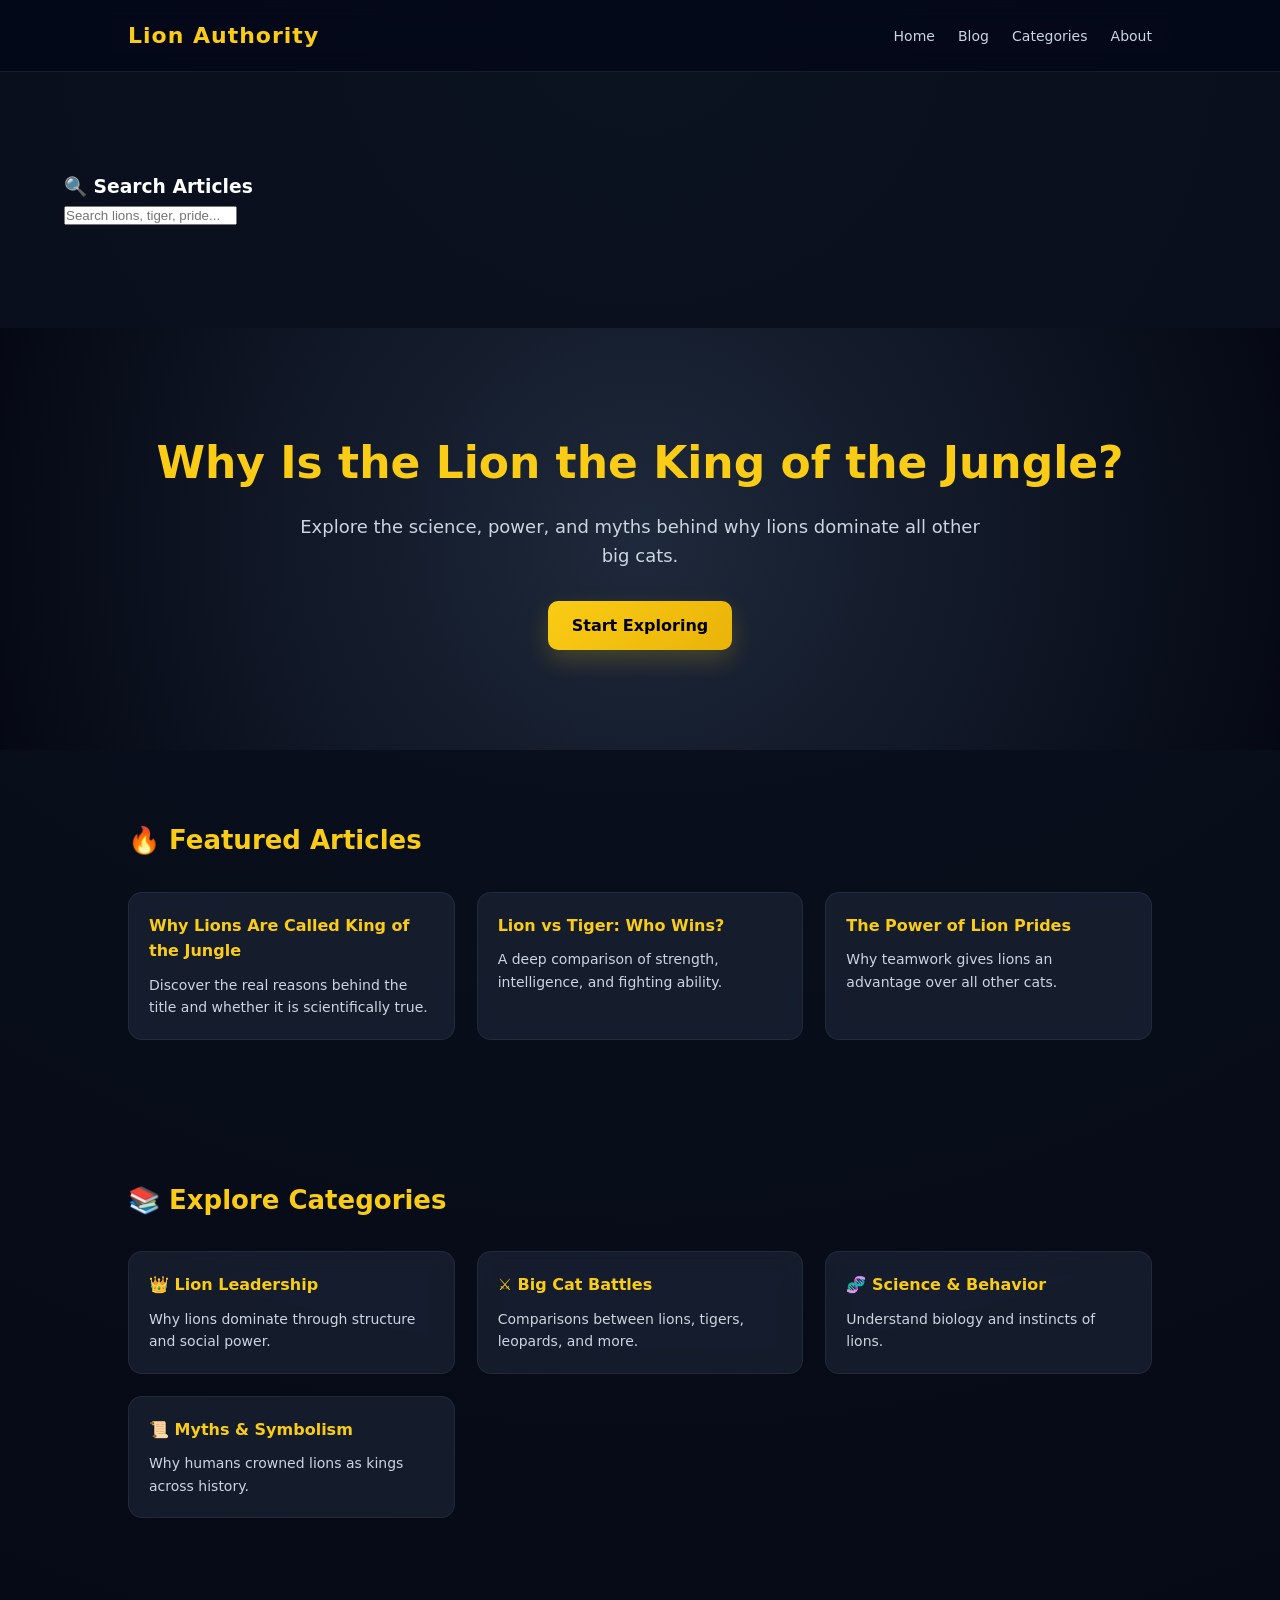
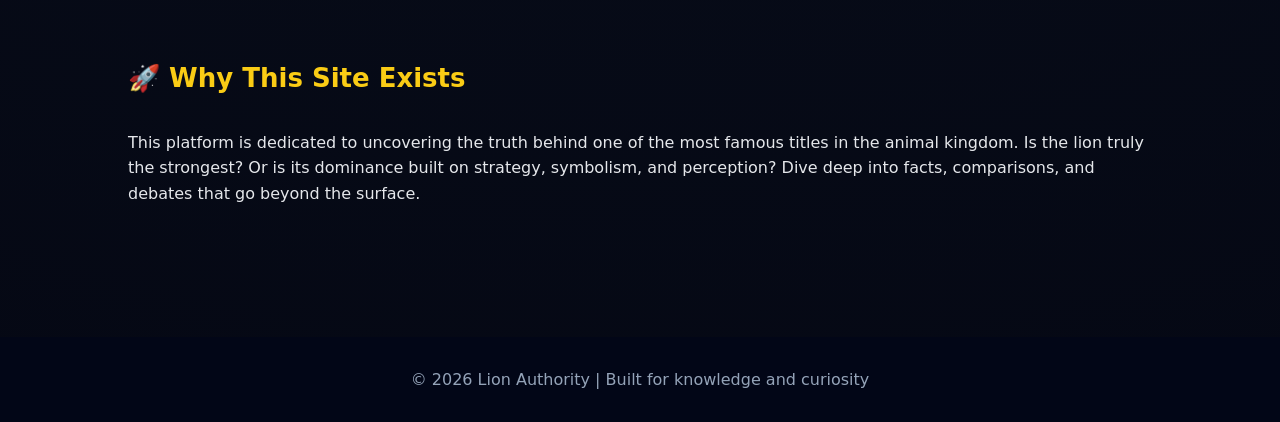
<file: index.html>
<!DOCTYPE html>
<html lang="en">
<head>
    <meta charset="UTF-8">
    <meta name="viewport" content="width=device-width, initial-scale=1.0">

    <!-- SEO -->
    <title>Why Lion Is the King of the Jungle | Lion Authority</title>
    <meta name="description" content="Discover why the lion is called the king of the jungle. Explore science, comparisons, and myths about lions vs other big cats.">
    <meta name="keywords" content="lion king of jungle, lion vs tiger, strongest big cat, lion facts">

    <link rel="stylesheet" href="css/styles.css">
</head>
<body>

<header>
    <h1>Lion Authority</h1>
    <nav>
        <a href="index.html">Home</a>
        <a href="blog.html">Blog</a>
        <a href="#categories">Categories</a>
        <a href="about.html">About</a>
    </nav>
</header>

<section class="section1">
    <h3>🔍 Search Articles</h3>

    <input 
        type="text" 
        id="searchInput" 
        placeholder="Search lions, tiger, pride..." 
        class="search-box"
    >
</section>

<section class="hero">
    <h2>Why Is the Lion the King of the Jungle?</h2>
    <p>Explore the science, power, and myths behind why lions dominate all other big cats.</p>

    <a href="blog.html">Start Exploring</a>
</section>

<section class="section">
    <h3>🔥 Featured Articles</h3>

    <div class="grid">

        <div class="card" data-category="leadership myth" data-title="lion king jungle">
            <a href="Why Lion is King.html">
                <h4>Why Lions Are Called King of the Jungle</h4>
                <p>Discover the real reasons behind the title and whether it is scientifically true.</p>
            </a>
        </div>

        <div class="card" data-category="battle" data-title="lion vs tiger">
            <a href="lion-vs-tiger.html">
                <h4>Lion vs Tiger: Who Wins?</h4>
                <p>A deep comparison of strength, intelligence, and fighting ability.</p>
            </a>
        </div>

        <div class="card" data-category="science leadership" data-title="lion pride teamwork">
            <a href="lion-pride.html">
                <h4>The Power of Lion Prides</h4>
                <p>Why teamwork gives lions an advantage over all other cats.</p>
            </a>
        </div>

    </div>
</section>

<section class="section" id="categories">
        <h3>📚 Explore Categories</h3>

    <div class="grid">

        <div class="card">
            <a href="Lion leadership.html">
                <h4>👑 Lion Leadership</h4>
                <p>Why lions dominate through structure and social power.</p>
            </a>
        </div>

        <div class="card">
            <a href="big cats battle.html">
                <h4>⚔️ Big Cat Battles</h4>
                <p>Comparisons between lions, tigers, leopards, and more.</p>
            </a>
        </div>

        <div class="card">
            <a href="Science and behavior.html">
                <h4>🧬 Science & Behavior</h4>
                <p>Understand biology and instincts of lions.</p>
            </a>
        </div>

        <div class="card">
            <a href="Myths and symbolism.html">
                <h4>📜 Myths & Symbolism</h4>
                <p>Why humans crowned lions as kings across history.</p>
            </a>
        </div>

    </div>
</section>

<section class="section">
    <h3>🚀 Why This Site Exists</h3>
    <p>
        This platform is dedicated to uncovering the truth behind one of the most famous titles in the animal kingdom.
        Is the lion truly the strongest? Or is its dominance built on strategy, symbolism, and perception?
        Dive deep into facts, comparisons, and debates that go beyond the surface.
    </p>
</section>

<footer>
    <p>© 2026 Lion Authority | Built for knowledge and curiosity</p>
</footer>

<script src="js/script.js"></script>
</body>
</html>
</file>
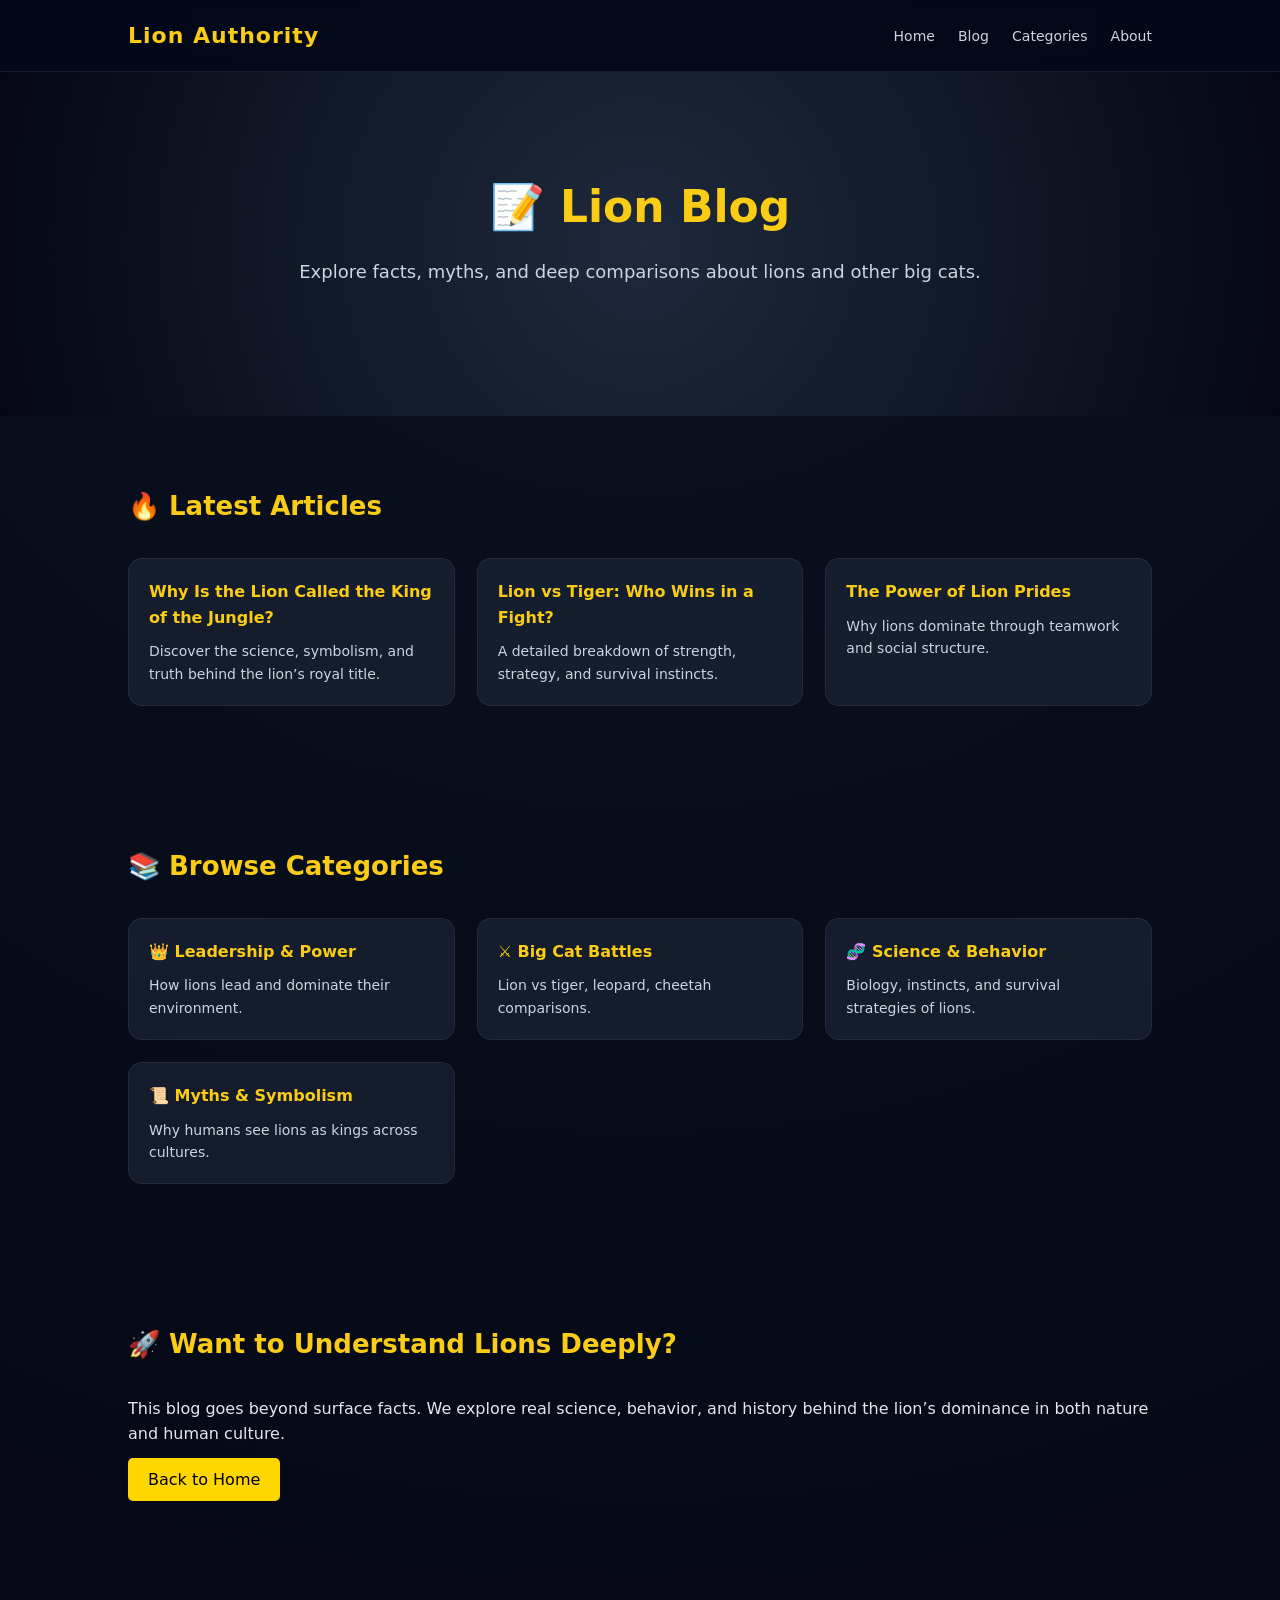
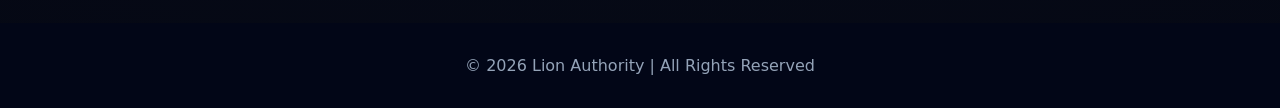
<file: blog.html>
<!DOCTYPE html>
<html lang="en">
<head>
    <meta charset="UTF-8">
    <meta name="viewport" content="width=device-width, initial-scale=1.0">

    <!-- SEO -->
    <title>Lion Blog | Lion Authority</title>
    <meta name="description" content="Read in-depth articles about lions, big cat battles, and why the lion is called the king of the jungle.">
    <meta name="keywords" content="lion blog, lion vs tiger, lion facts, big cats, king of jungle">

    <link rel="stylesheet" href="css/styles.css">
</head>

<body>

<header class="blogimage">
    <h1>Lion Authority</h1>
    <nav>
        <a href="index.html">Home</a>
        <a href="blog.html">Blog</a>
        <a href="categories.html">Categories</a>
        <a href="about.html">About</a>
    </nav>
</header>

<!-- HERO -->
<section class="hero">
    <h2>📝 Lion Blog</h2>
    <p>Explore facts, myths, and deep comparisons about lions and other big cats.</p>
</section>


<!-- BLOG LIST -->
<section class="section">
    <h3>🔥 Latest Articles</h3>

    <div class="grid">

        <!-- ARTICLE 1 -->
        <div class="card" data-category="leadership myth">
            <a href="Why Lion is King.html">
                <h4>Why Is the Lion Called the King of the Jungle?</h4>
                <p>Discover the science, symbolism, and truth behind the lion’s royal title.</p>
            </a>
        </div>

        <!-- ARTICLE 2 -->
        <div class="card" data-category="battle">
            <a href="lion-vs-tiger.html">
                <h4>Lion vs Tiger: Who Wins in a Fight?</h4>
                <p>A detailed breakdown of strength, strategy, and survival instincts.</p>
            </a>
        </div>

        <!-- ARTICLE 3 -->
        <div class="card" data-category="science leadership">
            <a href="lion-pride.html">
                <h4>The Power of Lion Prides</h4>
                <p>Why lions dominate through teamwork and social structure.</p>
            </a>
        </div>

    </div>
</section>

<!-- CATEGORIES PREVIEW -->
<section class="section">
    <h3>📚 Browse Categories</h3>

    <div class="grid">

        <div class="card">
            <a href="categories.html">
                <h4>👑 Leadership & Power</h4>
                <p>How lions lead and dominate their environment.</p>
            </a>
        </div>

        <div class="card">
            <a href="categories.html">
                <h4>⚔️ Big Cat Battles</h4>
                <p>Lion vs tiger, leopard, cheetah comparisons.</p>
            </a>
        </div>

        <div class="card">
            <a href="categories.html">
                <h4>🧬 Science & Behavior</h4>
                <p>Biology, instincts, and survival strategies of lions.</p>
            </a>
        </div>

        <div class="card">
            <a href="categories.html">
                <h4>📜 Myths & Symbolism</h4>
                <p>Why humans see lions as kings across cultures.</p>
            </a>
        </div>

    </div>
</section>

<!-- CTA -->
<section class="section">
    <h3>🚀 Want to Understand Lions Deeply?</h3>
    <p>
        This blog goes beyond surface facts. We explore real science, behavior, and history behind the lion’s dominance
        in both nature and human culture.
    </p>

    <div style="margin-top: 20px;">
        <a href="index.html" style="background: gold; color: black; padding: 12px 20px; text-decoration: none; border-radius: 5px;">
            Back to Home
        </a>
    </div>
</section>

<footer>
    <p>© 2026 Lion Authority | All Rights Reserved</p>
</footer>

<!-- JS LINK -->
<script src="js/script.js"></script>

</body>
</html>
</file>
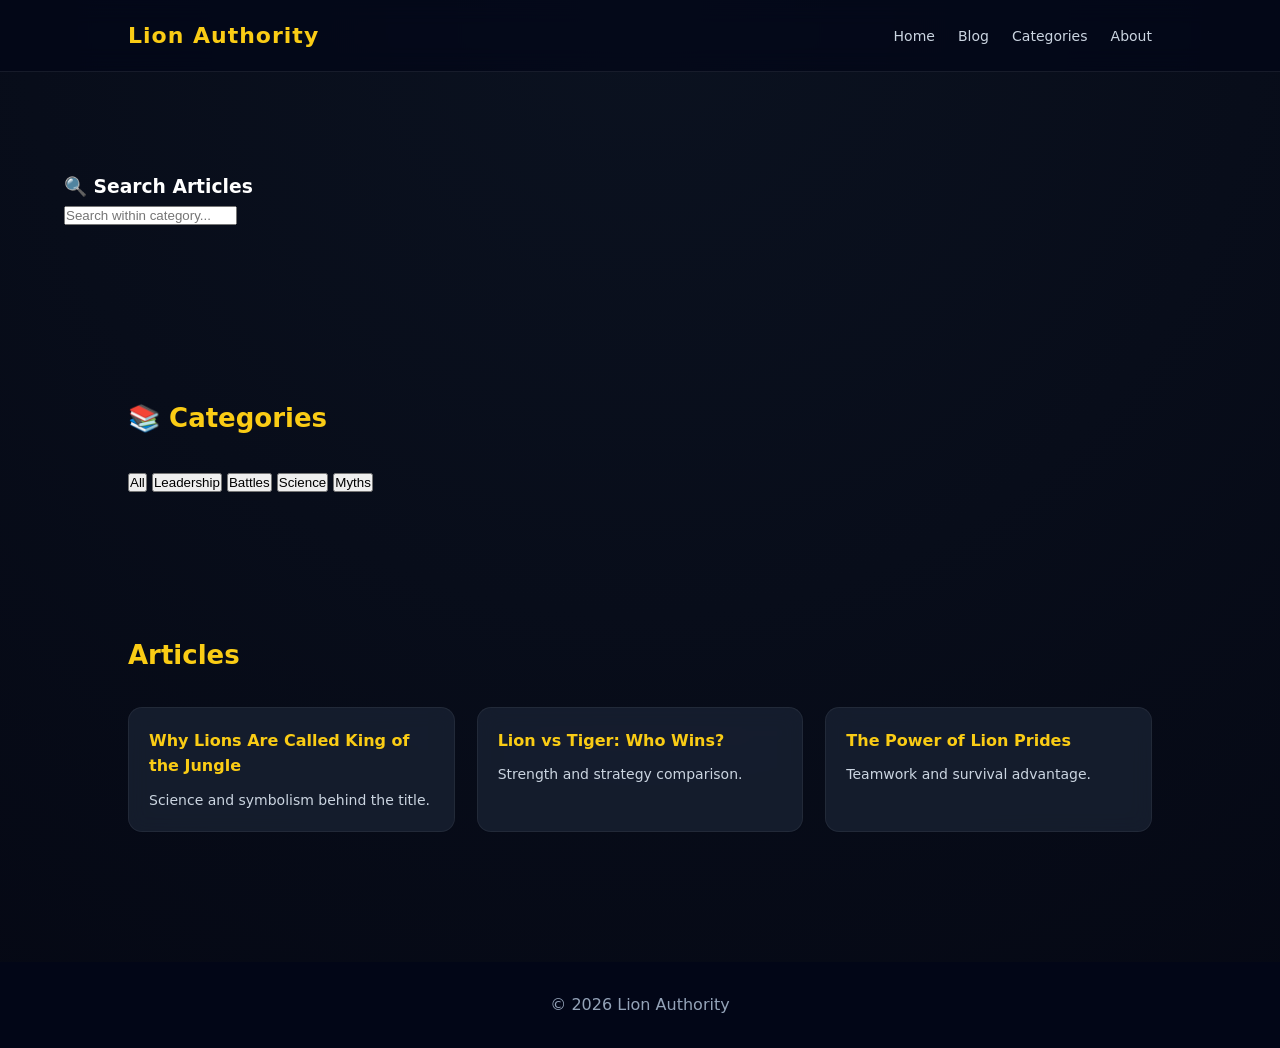
<file: categories.html>
<!DOCTYPE html>
<html lang="en">
<head>
    <meta charset="UTF-8">
    <meta name="viewport" content="width=device-width, initial-scale=1.0">

    <title>Lion Categories | Lion Authority</title>
    <meta name="description" content="Browse lion articles by category.">

    <link rel="stylesheet" href="css/styles.css">
</head>
<body>

<header>
    <h1>Lion Authority</h1>
    <nav>
        <a href="index.html">Home</a>
        <a href="blog.html">Blog</a>
        <a href="categories.html">Categories</a>
        <a href="about.html">About</a>
    </nav>
</header>

<!-- SEARCH -->
<section class="section1">
    <h3>🔍 Search Articles</h3>

    <input 
        type="text" 
        id="searchInput" 
        placeholder="Search within category..." 
        class="search-box"
    >
</section>

<!-- CATEGORY BUTTONS -->
<section class="section">
    <h3>📚 Categories</h3>

    <div class="filters">
        <button class="filter-btn" data-filter="all">All</button>
        <button class="filter-btn" data-filter="leadership">Leadership</button>
        <button class="filter-btn" data-filter="battle">Battles</button>
        <button class="filter-btn" data-filter="science">Science</button>
        <button class="filter-btn" data-filter="myth">Myths</button>
    </div>
</section>

<!-- ARTICLES -->
<section class="section">
    <h3>Articles</h3>

    <div class="grid">

        <div class="card" data-category="leadership myth" data-title="lion king jungle">
            <a href="Why Lion is King.html">
                <h4>Why Lions Are Called King of the Jungle</h4>
                <p>Science and symbolism behind the title.</p>
            </a>
        </div>

        <div class="card" data-category="battle" data-title="lion vs tiger">
            <a href="lion-vs-tiger.html">
                <h4>Lion vs Tiger: Who Wins?</h4>
                <p>Strength and strategy comparison.</p>
            </a>
        </div>

        <div class="card" data-category="science leadership" data-title="lion pride teamwork">
            <a href="lion-pride.html">
                <h4>The Power of Lion Prides</h4>
                <p>Teamwork and survival advantage.</p>
            </a>
        </div>

    </div>
</section>

<footer>
    <p>© 2026 Lion Authority</p>
</footer>

<script src="js/script.js"></script>

</body>
</html>
</file>
<file: css/styles.css>
/* =========================
   BASE RESET + THEME
========================= */
html {
    scroll-behavior: smooth;
}
* {
    margin: 0;
    padding: 0;
    box-sizing: border-box;
}

body {
    font-family: system-ui, -apple-system, Segoe UI, Roboto, Arial, sans-serif;
    background: radial-gradient(circle at top, #0b1220, #050814);
    color: #e5e7eb;
    line-height: 1.6;
    overflow-x: hidden;
}

/* Smooth scrolling */
html {
    scroll-behavior: smooth;
}

/* =========================
   HEADER (GLASS EFFECT)
========================= */

header {
    position: sticky;
    top: 0;
    z-index: 1000;

    display: flex;
    justify-content: space-between;
    align-items: center;

    padding: 18px 10%;

    background: rgba(2, 6, 23, 0.7);
    backdrop-filter: blur(12px);
    border-bottom: 1px solid rgba(255, 255, 255, 0.08);
}
.blogimage{
    padding: 18px 10%;

    background-image: url("https://static.vecteezy.com/system/resources/thumbnails/069/154/299/small/a-fierce-lioness-roars-with-bared-teeth-and-spitting-saliva-photo.jpeg");
    background-size: cover;
    background-position: center;
    background-repeat: no-repeat;
    color: white;
    backdrop-filter: blur(12px);
    border-bottom: 1px solid rgba(255, 255, 255, 0.08);
}
header h1 {
    color: #facc15;
    font-size: 22px;
    letter-spacing: 1px;
}

/* Nav */
nav a {
    color: #cbd5e1;
    margin-left: 18px;
    text-decoration: none;
    font-size: 14px;
    position: relative;
    transition: 0.3s ease;
}

nav a::after {
    content: "";
    position: absolute;
    left: 0;
    bottom: -4px;
    width: 0%;
    height: 2px;
    background: #facc15;
    transition: 0.3s ease;
}

nav a:hover {
    color: #facc15;
}

nav a:hover::after {
    width: 100%;
}

/* =========================
   HERO (IMPACT SECTION)
========================= */

.hero {
    padding: 100px 10%;
    text-align: center;

    background: radial-gradient(circle at center, #1e293b, #050814);
    animation: fadeIn 1s ease-in-out;
}

.hero h2 {
    font-size: 44px;
    color: #facc15;
    margin-bottom: 15px;
    animation: slideUp 1s ease;
}

.hero p {
    font-size: 18px;
    color: #cbd5e1;
    max-width: 700px;
    margin: 0 auto 30px;
}

.hero a {
    display: inline-block;
    background: linear-gradient(135deg, #facc15, #eab308);
    color: #000;
    padding: 12px 24px;
    border-radius: 10px;
    text-decoration: none;
    font-weight: bold;

    transition: 0.3s ease;
    box-shadow: 0 10px 25px rgba(250, 204, 21, 0.2);
}

.hero a:hover {
    transform: translateY(-3px);
    box-shadow: 0 15px 35px rgba(250, 204, 21, 0.35);
}

/* =========================
   SECTIONS
========================= */
.section1{
    background-image: url("https://static.vecteezy.com/system/resources/thumbnails/069/154/299/small/a-fierce-lioness-roars-with-bared-teeth-and-spitting-saliva-photo.jpeg");
    background-size: cover;
    background-position: center;
    background-repeat: no-repeat;

    padding: 100px 5%;
    color: white;
}
.section {
    padding: 70px 10%;
}

.section h3 {
    font-size: 26px;
    margin-bottom: 30px;
    color: #facc15;
}

/* =========================
   GRID + CARDS (MODERN LOOK)
========================= */

.grid {
    display: grid;
    grid-template-columns: repeat(auto-fit, minmax(260px, 1fr));
    gap: 22px;
}

.card {
    background: rgba(30, 41, 59, 0.6);
    border: 1px solid rgba(255, 255, 255, 0.06);
    border-radius: 14px;
    padding: 20px;

    backdrop-filter: blur(10px);

    transition: 0.35s ease;
    transform: translateY(0);

    position: relative;
    overflow: hidden;
}

/* Glow effect */
.card::before {
    content: "";
    position: absolute;
    top: -50%;
    left: -50%;
    width: 200%;
    height: 200%;
    background: radial-gradient(circle, rgba(250, 204, 21, 0.08), transparent 60%);
    transform: rotate(25deg);
    opacity: 0;
    transition: 0.4s;
    pointer-events: none;
}

.card:hover::before {
    opacity: 1;
}

.card:hover {
    transform: translateY(-8px);
    border-color: rgba(250, 204, 21, 0.3);
}

/* Card text */
.card h4, .card h3 {
    color: #facc15;
    margin-bottom: 10px;
}

.card p {
    color: #cbd5e1;
    font-size: 14px;
}

/* Make links inside cards clean */
.card a {
    text-decoration: none;
    color: inherit;
    display: block;
}
.card a {
    position: relative;
    z-index: 2;
    display: block;
}
/* =========================
   ARTICLE PAGE STYLE
========================= */

.article-container {
    display: grid;
    grid-template-columns: 3fr 1fr;
    gap: 40px;
    padding: 60px 10%;
}

article h1 {
    font-size: 36px;
    color: #facc15;
    margin-bottom: 10px;
}

article h2 {
    margin-top: 30px;
    color: #facc15;
}

article p {
    margin: 15px 0;
    color: #d1d5db;
}

.meta {
    font-size: 13px;
    color: #94a3b8;
    margin-bottom: 20px;
}

.featured-image {
    width: 100%;
    border-radius: 12px;
    margin-bottom: 20px;
}



/* Sidebar */
.sidebar {
    background: rgba(30, 41, 59, 0.6);
    padding: 20px;
    border-radius: 12px;
    border: 1px solid rgba(255,255,255,0.06);
    height: fit-content;
}

.sidebar h3 {
    color: #facc15;
    margin-bottom: 15px;
}

.sidebar a {
    color: #cbd5e1;
    text-decoration: none;
    font-size: 14px;
}

.sidebar a:hover {
    color: #facc15;
}

/* =========================
   FOOTER
========================= */

footer {
    text-align: center;
    padding: 30px;
    background: #020617;
    margin-top: 60px;
    color: #94a3b8;
}

/* =========================
   ANIMATIONS
========================= */

@keyframes fadeIn {
    from { opacity: 0; }
    to { opacity: 1; }
}

@keyframes slideUp {
    from { transform: translateY(30px); opacity: 0; }
    to { transform: translateY(0); opacity: 1; }
}

/* =========================
   MOBILE
========================= */

@media (max-width: 768px) {
    .article-container {
        grid-template-columns: 1fr;
    }

    header {
        flex-direction: column;
        gap: 10px;
    }

    nav a {
        margin-left: 10px;
    }

    .hero h2 {
        font-size: 32px;
    }
}
</file>
